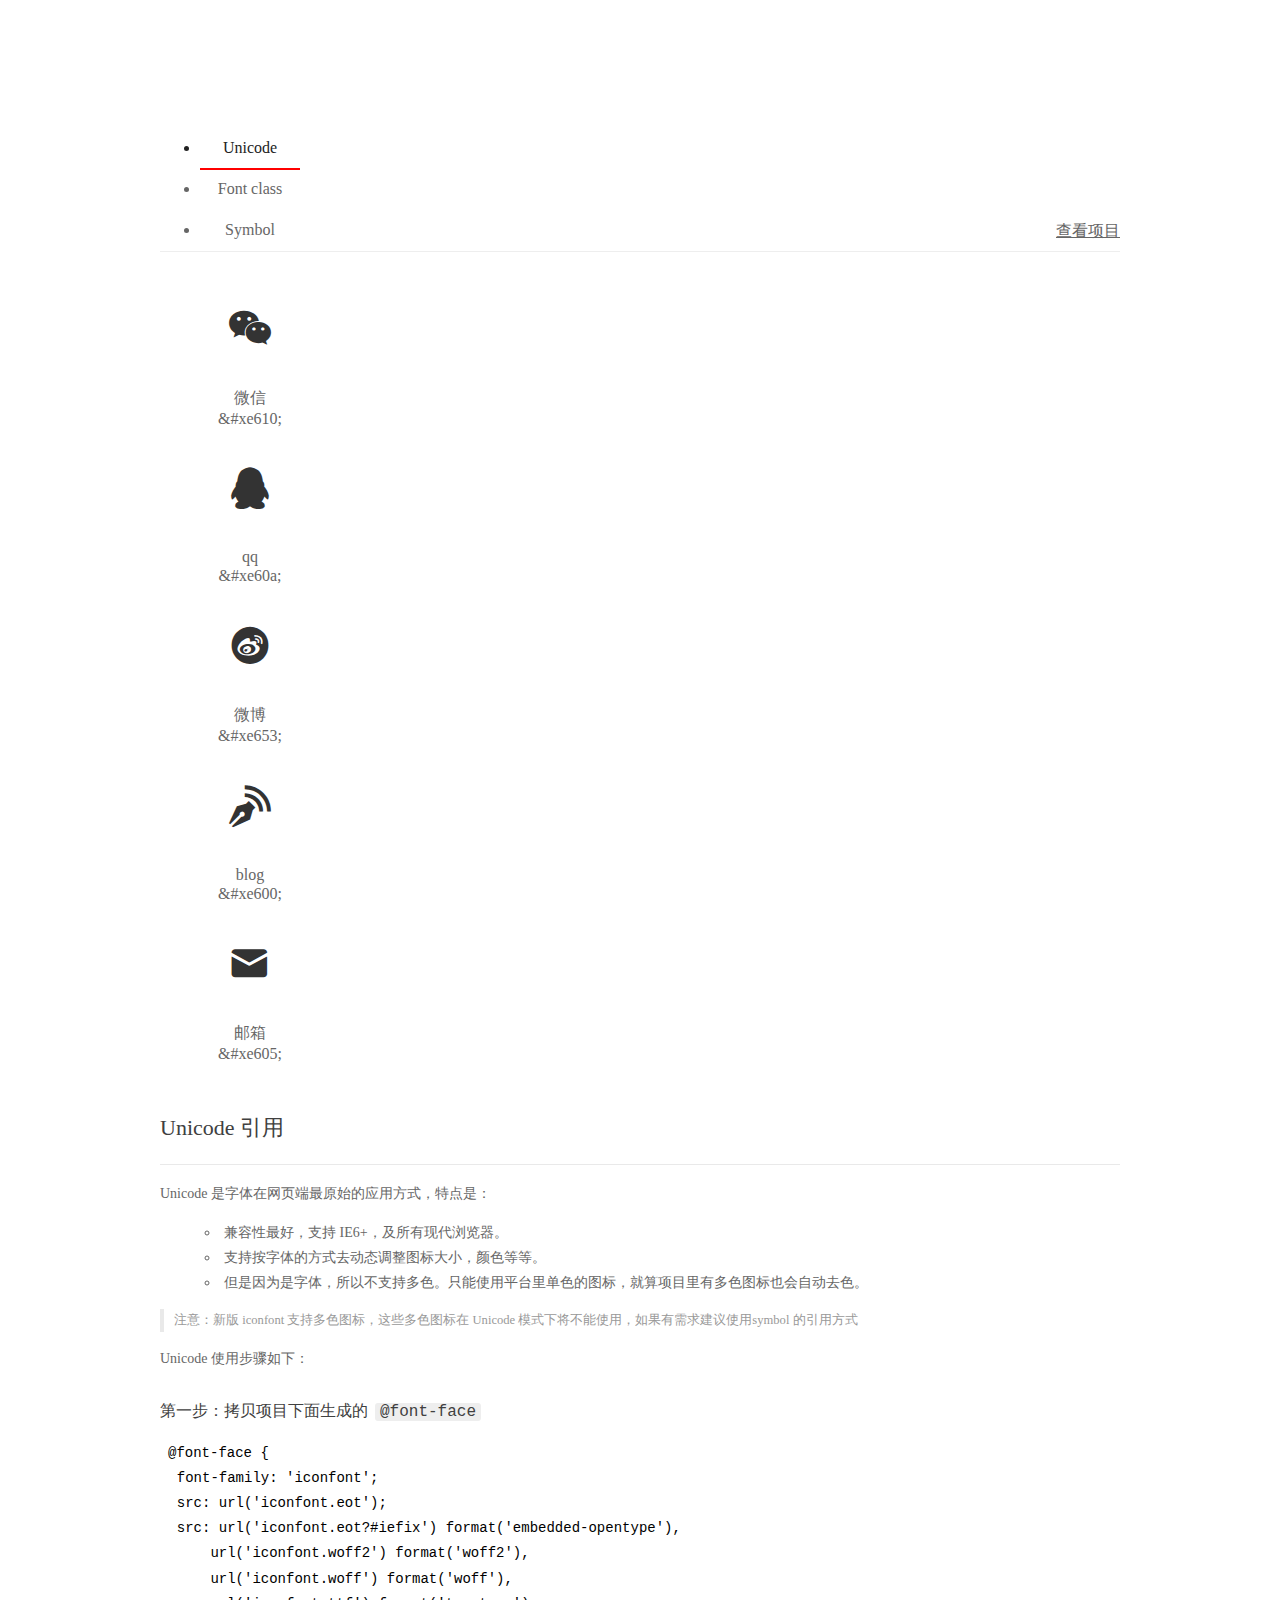
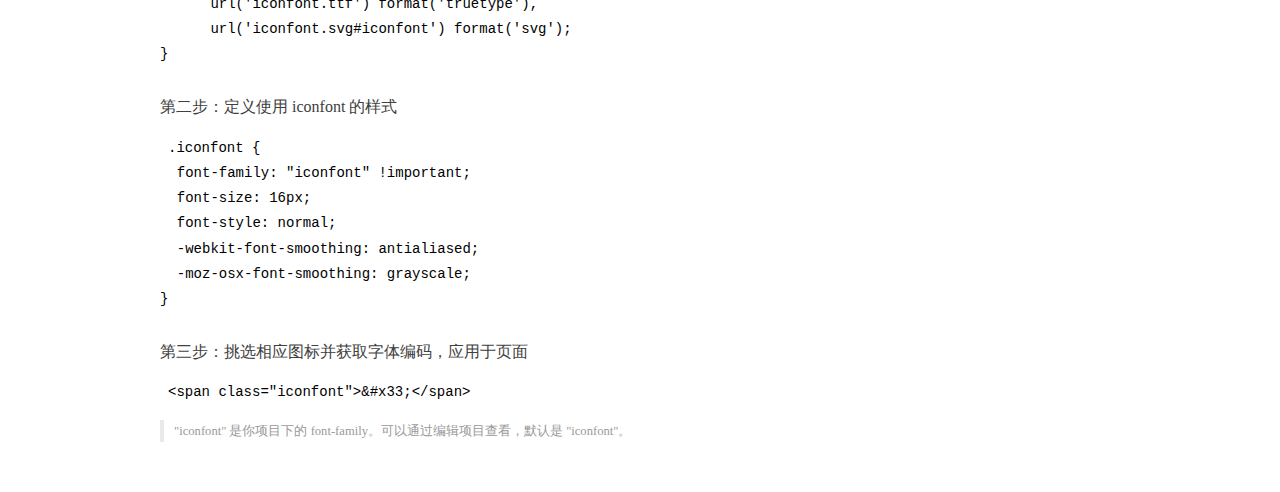
<file: Home/font/demo_index.html>
<!DOCTYPE html>
<html>
<head>
  <meta charset="utf-8"/>
  <title>IconFont Demo</title>
  <link rel="shortcut icon" href="https://gtms04.alicdn.com/tps/i4/TB1_oz6GVXXXXaFXpXXJDFnIXXX-64-64.ico" type="image/x-icon"/>
  <link rel="stylesheet" href="https://g.alicdn.com/thx/cube/1.3.2/cube.min.css">
  <link rel="stylesheet" href="demo.css">
  <link rel="stylesheet" href="iconfont.css">
  <script src="iconfont.js"></script>
  <!-- jQuery -->
  <script src="https://a1.alicdn.com/oss/uploads/2018/12/26/7bfddb60-08e8-11e9-9b04-53e73bb6408b.js"></script>
  <!-- 代码高亮 -->
  <script src="https://a1.alicdn.com/oss/uploads/2018/12/26/a3f714d0-08e6-11e9-8a15-ebf944d7534c.js"></script>
</head>
<body>
  <div class="main">
    <h1 class="logo"><a href="https://www.iconfont.cn/" title="iconfont 首页" target="_blank">&#xe86b;</a></h1>
    <div class="nav-tabs">
      <ul id="tabs" class="dib-box">
        <li class="dib active"><span>Unicode</span></li>
        <li class="dib"><span>Font class</span></li>
        <li class="dib"><span>Symbol</span></li>
      </ul>
      
      <a href="https://www.iconfont.cn/manage/index?manage_type=myprojects&projectId=1771100" target="_blank" class="nav-more">查看项目</a>
      
    </div>
    <div class="tab-container">
      <div class="content unicode" style="display: block;">
          <ul class="icon_lists dib-box">
          
            <li class="dib">
              <span class="icon iconfont">&#xe610;</span>
                <div class="name">微信</div>
                <div class="code-name">&amp;#xe610;</div>
              </li>
          
            <li class="dib">
              <span class="icon iconfont">&#xe60a;</span>
                <div class="name">qq</div>
                <div class="code-name">&amp;#xe60a;</div>
              </li>
          
            <li class="dib">
              <span class="icon iconfont">&#xe653;</span>
                <div class="name">微博</div>
                <div class="code-name">&amp;#xe653;</div>
              </li>
          
            <li class="dib">
              <span class="icon iconfont">&#xe600;</span>
                <div class="name">blog</div>
                <div class="code-name">&amp;#xe600;</div>
              </li>
          
            <li class="dib">
              <span class="icon iconfont">&#xe605;</span>
                <div class="name">邮箱</div>
                <div class="code-name">&amp;#xe605;</div>
              </li>
          
          </ul>
          <div class="article markdown">
          <h2 id="unicode-">Unicode 引用</h2>
          <hr>

          <p>Unicode 是字体在网页端最原始的应用方式，特点是：</p>
          <ul>
            <li>兼容性最好，支持 IE6+，及所有现代浏览器。</li>
            <li>支持按字体的方式去动态调整图标大小，颜色等等。</li>
            <li>但是因为是字体，所以不支持多色。只能使用平台里单色的图标，就算项目里有多色图标也会自动去色。</li>
          </ul>
          <blockquote>
            <p>注意：新版 iconfont 支持多色图标，这些多色图标在 Unicode 模式下将不能使用，如果有需求建议使用symbol 的引用方式</p>
          </blockquote>
          <p>Unicode 使用步骤如下：</p>
          <h3 id="-font-face">第一步：拷贝项目下面生成的 <code>@font-face</code></h3>
<pre><code class="language-css"
>@font-face {
  font-family: 'iconfont';
  src: url('iconfont.eot');
  src: url('iconfont.eot?#iefix') format('embedded-opentype'),
      url('iconfont.woff2') format('woff2'),
      url('iconfont.woff') format('woff'),
      url('iconfont.ttf') format('truetype'),
      url('iconfont.svg#iconfont') format('svg');
}
</code></pre>
          <h3 id="-iconfont-">第二步：定义使用 iconfont 的样式</h3>
<pre><code class="language-css"
>.iconfont {
  font-family: "iconfont" !important;
  font-size: 16px;
  font-style: normal;
  -webkit-font-smoothing: antialiased;
  -moz-osx-font-smoothing: grayscale;
}
</code></pre>
          <h3 id="-">第三步：挑选相应图标并获取字体编码，应用于页面</h3>
<pre>
<code class="language-html"
>&lt;span class="iconfont"&gt;&amp;#x33;&lt;/span&gt;
</code></pre>
          <blockquote>
            <p>"iconfont" 是你项目下的 font-family。可以通过编辑项目查看，默认是 "iconfont"。</p>
          </blockquote>
          </div>
      </div>
      <div class="content font-class">
        <ul class="icon_lists dib-box">
          
          <li class="dib">
            <span class="icon iconfont icon-weixin"></span>
            <div class="name">
              微信
            </div>
            <div class="code-name">.icon-weixin
            </div>
          </li>
          
          <li class="dib">
            <span class="icon iconfont icon-qq"></span>
            <div class="name">
              qq
            </div>
            <div class="code-name">.icon-qq
            </div>
          </li>
          
          <li class="dib">
            <span class="icon iconfont icon-weibo-copy"></span>
            <div class="name">
              微博
            </div>
            <div class="code-name">.icon-weibo-copy
            </div>
          </li>
          
          <li class="dib">
            <span class="icon iconfont icon-blog"></span>
            <div class="name">
              blog
            </div>
            <div class="code-name">.icon-blog
            </div>
          </li>
          
          <li class="dib">
            <span class="icon iconfont icon-youxiang"></span>
            <div class="name">
              邮箱
            </div>
            <div class="code-name">.icon-youxiang
            </div>
          </li>
          
        </ul>
        <div class="article markdown">
        <h2 id="font-class-">font-class 引用</h2>
        <hr>

        <p>font-class 是 Unicode 使用方式的一种变种，主要是解决 Unicode 书写不直观，语意不明确的问题。</p>
        <p>与 Unicode 使用方式相比，具有如下特点：</p>
        <ul>
          <li>兼容性良好，支持 IE8+，及所有现代浏览器。</li>
          <li>相比于 Unicode 语意明确，书写更直观。可以很容易分辨这个 icon 是什么。</li>
          <li>因为使用 class 来定义图标，所以当要替换图标时，只需要修改 class 里面的 Unicode 引用。</li>
          <li>不过因为本质上还是使用的字体，所以多色图标还是不支持的。</li>
        </ul>
        <p>使用步骤如下：</p>
        <h3 id="-fontclass-">第一步：引入项目下面生成的 fontclass 代码：</h3>
<pre><code class="language-html">&lt;link rel="stylesheet" href="./iconfont.css"&gt;
</code></pre>
        <h3 id="-">第二步：挑选相应图标并获取类名，应用于页面：</h3>
<pre><code class="language-html">&lt;span class="iconfont icon-xxx"&gt;&lt;/span&gt;
</code></pre>
        <blockquote>
          <p>"
            iconfont" 是你项目下的 font-family。可以通过编辑项目查看，默认是 "iconfont"。</p>
        </blockquote>
      </div>
      </div>
      <div class="content symbol">
          <ul class="icon_lists dib-box">
          
            <li class="dib">
                <svg class="icon svg-icon" aria-hidden="true">
                  <use xlink:href="#icon-weixin"></use>
                </svg>
                <div class="name">微信</div>
                <div class="code-name">#icon-weixin</div>
            </li>
          
            <li class="dib">
                <svg class="icon svg-icon" aria-hidden="true">
                  <use xlink:href="#icon-qq"></use>
                </svg>
                <div class="name">qq</div>
                <div class="code-name">#icon-qq</div>
            </li>
          
            <li class="dib">
                <svg class="icon svg-icon" aria-hidden="true">
                  <use xlink:href="#icon-weibo-copy"></use>
                </svg>
                <div class="name">微博</div>
                <div class="code-name">#icon-weibo-copy</div>
            </li>
          
            <li class="dib">
                <svg class="icon svg-icon" aria-hidden="true">
                  <use xlink:href="#icon-blog"></use>
                </svg>
                <div class="name">blog</div>
                <div class="code-name">#icon-blog</div>
            </li>
          
            <li class="dib">
                <svg class="icon svg-icon" aria-hidden="true">
                  <use xlink:href="#icon-youxiang"></use>
                </svg>
                <div class="name">邮箱</div>
                <div class="code-name">#icon-youxiang</div>
            </li>
          
          </ul>
          <div class="article markdown">
          <h2 id="symbol-">Symbol 引用</h2>
          <hr>

          <p>这是一种全新的使用方式，应该说这才是未来的主流，也是平台目前推荐的用法。相关介绍可以参考这篇<a href="">文章</a>
            这种用法其实是做了一个 SVG 的集合，与另外两种相比具有如下特点：</p>
          <ul>
            <li>支持多色图标了，不再受单色限制。</li>
            <li>通过一些技巧，支持像字体那样，通过 <code>font-size</code>, <code>color</code> 来调整样式。</li>
            <li>兼容性较差，支持 IE9+，及现代浏览器。</li>
            <li>浏览器渲染 SVG 的性能一般，还不如 png。</li>
          </ul>
          <p>使用步骤如下：</p>
          <h3 id="-symbol-">第一步：引入项目下面生成的 symbol 代码：</h3>
<pre><code class="language-html">&lt;script src="./iconfont.js"&gt;&lt;/script&gt;
</code></pre>
          <h3 id="-css-">第二步：加入通用 CSS 代码（引入一次就行）：</h3>
<pre><code class="language-html">&lt;style&gt;
.icon {
  width: 1em;
  height: 1em;
  vertical-align: -0.15em;
  fill: currentColor;
  overflow: hidden;
}
&lt;/style&gt;
</code></pre>
          <h3 id="-">第三步：挑选相应图标并获取类名，应用于页面：</h3>
<pre><code class="language-html">&lt;svg class="icon" aria-hidden="true"&gt;
  &lt;use xlink:href="#icon-xxx"&gt;&lt;/use&gt;
&lt;/svg&gt;
</code></pre>
          </div>
      </div>

    </div>
  </div>
  <script>
  $(document).ready(function () {
      $('.tab-container .content:first').show()

      $('#tabs li').click(function (e) {
        var tabContent = $('.tab-container .content')
        var index = $(this).index()

        if ($(this).hasClass('active')) {
          return
        } else {
          $('#tabs li').removeClass('active')
          $(this).addClass('active')

          tabContent.hide().eq(index).fadeIn()
        }
      })
    })
  </script>
</body>
</html>
</file>
<file: Home/font/demo.css>
/* Logo 字体 */
@font-face {
  font-family: "iconfont logo";
  src: url('https://at.alicdn.com/t/font_985780_km7mi63cihi.eot?t=1545807318834');
  src: url('https://at.alicdn.com/t/font_985780_km7mi63cihi.eot?t=1545807318834#iefix') format('embedded-opentype'),
    url('https://at.alicdn.com/t/font_985780_km7mi63cihi.woff?t=1545807318834') format('woff'),
    url('https://at.alicdn.com/t/font_985780_km7mi63cihi.ttf?t=1545807318834') format('truetype'),
    url('https://at.alicdn.com/t/font_985780_km7mi63cihi.svg?t=1545807318834#iconfont') format('svg');
}

.logo {
  font-family: "iconfont logo";
  font-size: 160px;
  font-style: normal;
  -webkit-font-smoothing: antialiased;
  -moz-osx-font-smoothing: grayscale;
}

/* tabs */
.nav-tabs {
  position: relative;
}

.nav-tabs .nav-more {
  position: absolute;
  right: 0;
  bottom: 0;
  height: 42px;
  line-height: 42px;
  color: #666;
}

#tabs {
  border-bottom: 1px solid #eee;
}

#tabs li {
  cursor: pointer;
  width: 100px;
  height: 40px;
  line-height: 40px;
  text-align: center;
  font-size: 16px;
  border-bottom: 2px solid transparent;
  position: relative;
  z-index: 1;
  margin-bottom: -1px;
  color: #666;
}


#tabs .active {
  border-bottom-color: #f00;
  color: #222;
}

.tab-container .content {
  display: none;
}

/* 页面布局 */
.main {
  padding: 30px 100px;
  width: 960px;
  margin: 0 auto;
}

.main .logo {
  color: #333;
  text-align: left;
  margin-bottom: 30px;
  line-height: 1;
  height: 110px;
  margin-top: -50px;
  overflow: hidden;
  *zoom: 1;
}

.main .logo a {
  font-size: 160px;
  color: #333;
}

.helps {
  margin-top: 40px;
}

.helps pre {
  padding: 20px;
  margin: 10px 0;
  border: solid 1px #e7e1cd;
  background-color: #fffdef;
  overflow: auto;
}

.icon_lists {
  width: 100% !important;
  overflow: hidden;
  *zoom: 1;
}

.icon_lists li {
  width: 100px;
  margin-bottom: 10px;
  margin-right: 20px;
  text-align: center;
  list-style: none !important;
  cursor: default;
}

.icon_lists li .code-name {
  line-height: 1.2;
}

.icon_lists .icon {
  display: block;
  height: 100px;
  line-height: 100px;
  font-size: 42px;
  margin: 10px auto;
  color: #333;
  -webkit-transition: font-size 0.25s linear, width 0.25s linear;
  -moz-transition: font-size 0.25s linear, width 0.25s linear;
  transition: font-size 0.25s linear, width 0.25s linear;
}

.icon_lists .icon:hover {
  font-size: 100px;
}

.icon_lists .svg-icon {
  /* 通过设置 font-size 来改变图标大小 */
  width: 1em;
  /* 图标和文字相邻时，垂直对齐 */
  vertical-align: -0.15em;
  /* 通过设置 color 来改变 SVG 的颜色/fill */
  fill: currentColor;
  /* path 和 stroke 溢出 viewBox 部分在 IE 下会显示
      normalize.css 中也包含这行 */
  overflow: hidden;
}

.icon_lists li .name,
.icon_lists li .code-name {
  color: #666;
}

/* markdown 样式 */
.markdown {
  color: #666;
  font-size: 14px;
  line-height: 1.8;
}

.highlight {
  line-height: 1.5;
}

.markdown img {
  vertical-align: middle;
  max-width: 100%;
}

.markdown h1 {
  color: #404040;
  font-weight: 500;
  line-height: 40px;
  margin-bottom: 24px;
}

.markdown h2,
.markdown h3,
.markdown h4,
.markdown h5,
.markdown h6 {
  color: #404040;
  margin: 1.6em 0 0.6em 0;
  font-weight: 500;
  clear: both;
}

.markdown h1 {
  font-size: 28px;
}

.markdown h2 {
  font-size: 22px;
}

.markdown h3 {
  font-size: 16px;
}

.markdown h4 {
  font-size: 14px;
}

.markdown h5 {
  font-size: 12px;
}

.markdown h6 {
  font-size: 12px;
}

.markdown hr {
  height: 1px;
  border: 0;
  background: #e9e9e9;
  margin: 16px 0;
  clear: both;
}

.markdown p {
  margin: 1em 0;
}

.markdown>p,
.markdown>blockquote,
.markdown>.highlight,
.markdown>ol,
.markdown>ul {
  width: 80%;
}

.markdown ul>li {
  list-style: circle;
}

.markdown>ul li,
.markdown blockquote ul>li {
  margin-left: 20px;
  padding-left: 4px;
}

.markdown>ul li p,
.markdown>ol li p {
  margin: 0.6em 0;
}

.markdown ol>li {
  list-style: decimal;
}

.markdown>ol li,
.markdown blockquote ol>li {
  margin-left: 20px;
  padding-left: 4px;
}

.markdown code {
  margin: 0 3px;
  padding: 0 5px;
  background: #eee;
  border-radius: 3px;
}

.markdown strong,
.markdown b {
  font-weight: 600;
}

.markdown>table {
  border-collapse: collapse;
  border-spacing: 0px;
  empty-cells: show;
  border: 1px solid #e9e9e9;
  width: 95%;
  margin-bottom: 24px;
}

.markdown>table th {
  white-space: nowrap;
  color: #333;
  font-weight: 600;
}

.markdown>table th,
.markdown>table td {
  border: 1px solid #e9e9e9;
  padding: 8px 16px;
  text-align: left;
}

.markdown>table th {
  background: #F7F7F7;
}

.markdown blockquote {
  font-size: 90%;
  color: #999;
  border-left: 4px solid #e9e9e9;
  padding-left: 0.8em;
  margin: 1em 0;
}

.markdown blockquote p {
  margin: 0;
}

.markdown .anchor {
  opacity: 0;
  transition: opacity 0.3s ease;
  margin-left: 8px;
}

.markdown .waiting {
  color: #ccc;
}

.markdown h1:hover .anchor,
.markdown h2:hover .anchor,
.markdown h3:hover .anchor,
.markdown h4:hover .anchor,
.markdown h5:hover .anchor,
.markdown h6:hover .anchor {
  opacity: 1;
  display: inline-block;
}

.markdown>br,
.markdown>p>br {
  clear: both;
}


.hljs {
  display: block;
  background: white;
  padding: 0.5em;
  color: #333333;
  overflow-x: auto;
}

.hljs-comment,
.hljs-meta {
  color: #969896;
}

.hljs-string,
.hljs-variable,
.hljs-template-variable,
.hljs-strong,
.hljs-emphasis,
.hljs-quote {
  color: #df5000;
}

.hljs-keyword,
.hljs-selector-tag,
.hljs-type {
  color: #a71d5d;
}

.hljs-literal,
.hljs-symbol,
.hljs-bullet,
.hljs-attribute {
  color: #0086b3;
}

.hljs-section,
.hljs-name {
  color: #63a35c;
}

.hljs-tag {
  color: #333333;
}

.hljs-title,
.hljs-attr,
.hljs-selector-id,
.hljs-selector-class,
.hljs-selector-attr,
.hljs-selector-pseudo {
  color: #795da3;
}

.hljs-addition {
  color: #55a532;
  background-color: #eaffea;
}

.hljs-deletion {
  color: #bd2c00;
  background-color: #ffecec;
}

.hljs-link {
  text-decoration: underline;
}

/* 代码高亮 */
/* PrismJS 1.15.0
https://prismjs.com/download.html#themes=prism&languages=markup+css+clike+javascript */
/**
 * prism.js default theme for JavaScript, CSS and HTML
 * Based on dabblet (http://dabblet.com)
 * @author Lea Verou
 */
code[class*="language-"],
pre[class*="language-"] {
  color: black;
  background: none;
  text-shadow: 0 1px white;
  font-family: Consolas, Monaco, 'Andale Mono', 'Ubuntu Mono', monospace;
  text-align: left;
  white-space: pre;
  word-spacing: normal;
  word-break: normal;
  word-wrap: normal;
  line-height: 1.5;

  -moz-tab-size: 4;
  -o-tab-size: 4;
  tab-size: 4;

  -webkit-hyphens: none;
  -moz-hyphens: none;
  -ms-hyphens: none;
  hyphens: none;
}

pre[class*="language-"]::-moz-selection,
pre[class*="language-"] ::-moz-selection,
code[class*="language-"]::-moz-selection,
code[class*="language-"] ::-moz-selection {
  text-shadow: none;
  background: #b3d4fc;
}

pre[class*="language-"]::selection,
pre[class*="language-"] ::selection,
code[class*="language-"]::selection,
code[class*="language-"] ::selection {
  text-shadow: none;
  background: #b3d4fc;
}

@media print {

  code[class*="language-"],
  pre[class*="language-"] {
    text-shadow: none;
  }
}

/* Code blocks */
pre[class*="language-"] {
  padding: 1em;
  margin: .5em 0;
  overflow: auto;
}

:not(pre)>code[class*="language-"],
pre[class*="language-"] {
  background: #f5f2f0;
}

/* Inline code */
:not(pre)>code[class*="language-"] {
  padding: .1em;
  border-radius: .3em;
  white-space: normal;
}

.token.comment,
.token.prolog,
.token.doctype,
.token.cdata {
  color: slategray;
}

.token.punctuation {
  color: #999;
}

.namespace {
  opacity: .7;
}

.token.property,
.token.tag,
.token.boolean,
.token.number,
.token.constant,
.token.symbol,
.token.deleted {
  color: #905;
}

.token.selector,
.token.attr-name,
.token.string,
.token.char,
.token.builtin,
.token.inserted {
  color: #690;
}

.token.operator,
.token.entity,
.token.url,
.language-css .token.string,
.style .token.string {
  color: #9a6e3a;
  background: hsla(0, 0%, 100%, .5);
}

.token.atrule,
.token.attr-value,
.token.keyword {
  color: #07a;
}

.token.function,
.token.class-name {
  color: #DD4A68;
}

.token.regex,
.token.important,
.token.variable {
  color: #e90;
}

.token.important,
.token.bold {
  font-weight: bold;
}

.token.italic {
  font-style: italic;
}

.token.entity {
  cursor: help;
}
</file>
<file: Home/font/iconfont.css>
@font-face {font-family: "iconfont";
  src: url('iconfont.eot?t=1587472509691'); /* IE9 */
  src: url('iconfont.eot?t=1587472509691#iefix') format('embedded-opentype'), /* IE6-IE8 */
  url('[data-uri]') format('woff2'),
  url('iconfont.woff?t=1587472509691') format('woff'),
  url('iconfont.ttf?t=1587472509691') format('truetype'), /* chrome, firefox, opera, Safari, Android, iOS 4.2+ */
  url('iconfont.svg?t=1587472509691#iconfont') format('svg'); /* iOS 4.1- */
}

.iconfont {
  font-family: "iconfont" !important;
  font-size: 16px;
  font-style: normal;
  -webkit-font-smoothing: antialiased;
  -moz-osx-font-smoothing: grayscale;
}

.icon-weixin:before {
  content: "\e610";
}

.icon-qq:before {
  content: "\e60a";
}

.icon-weibo-copy:before {
  content: "\e653";
}

.icon-blog:before {
  content: "\e600";
}

.icon-youxiang:before {
  content: "\e605";
}
</file>
